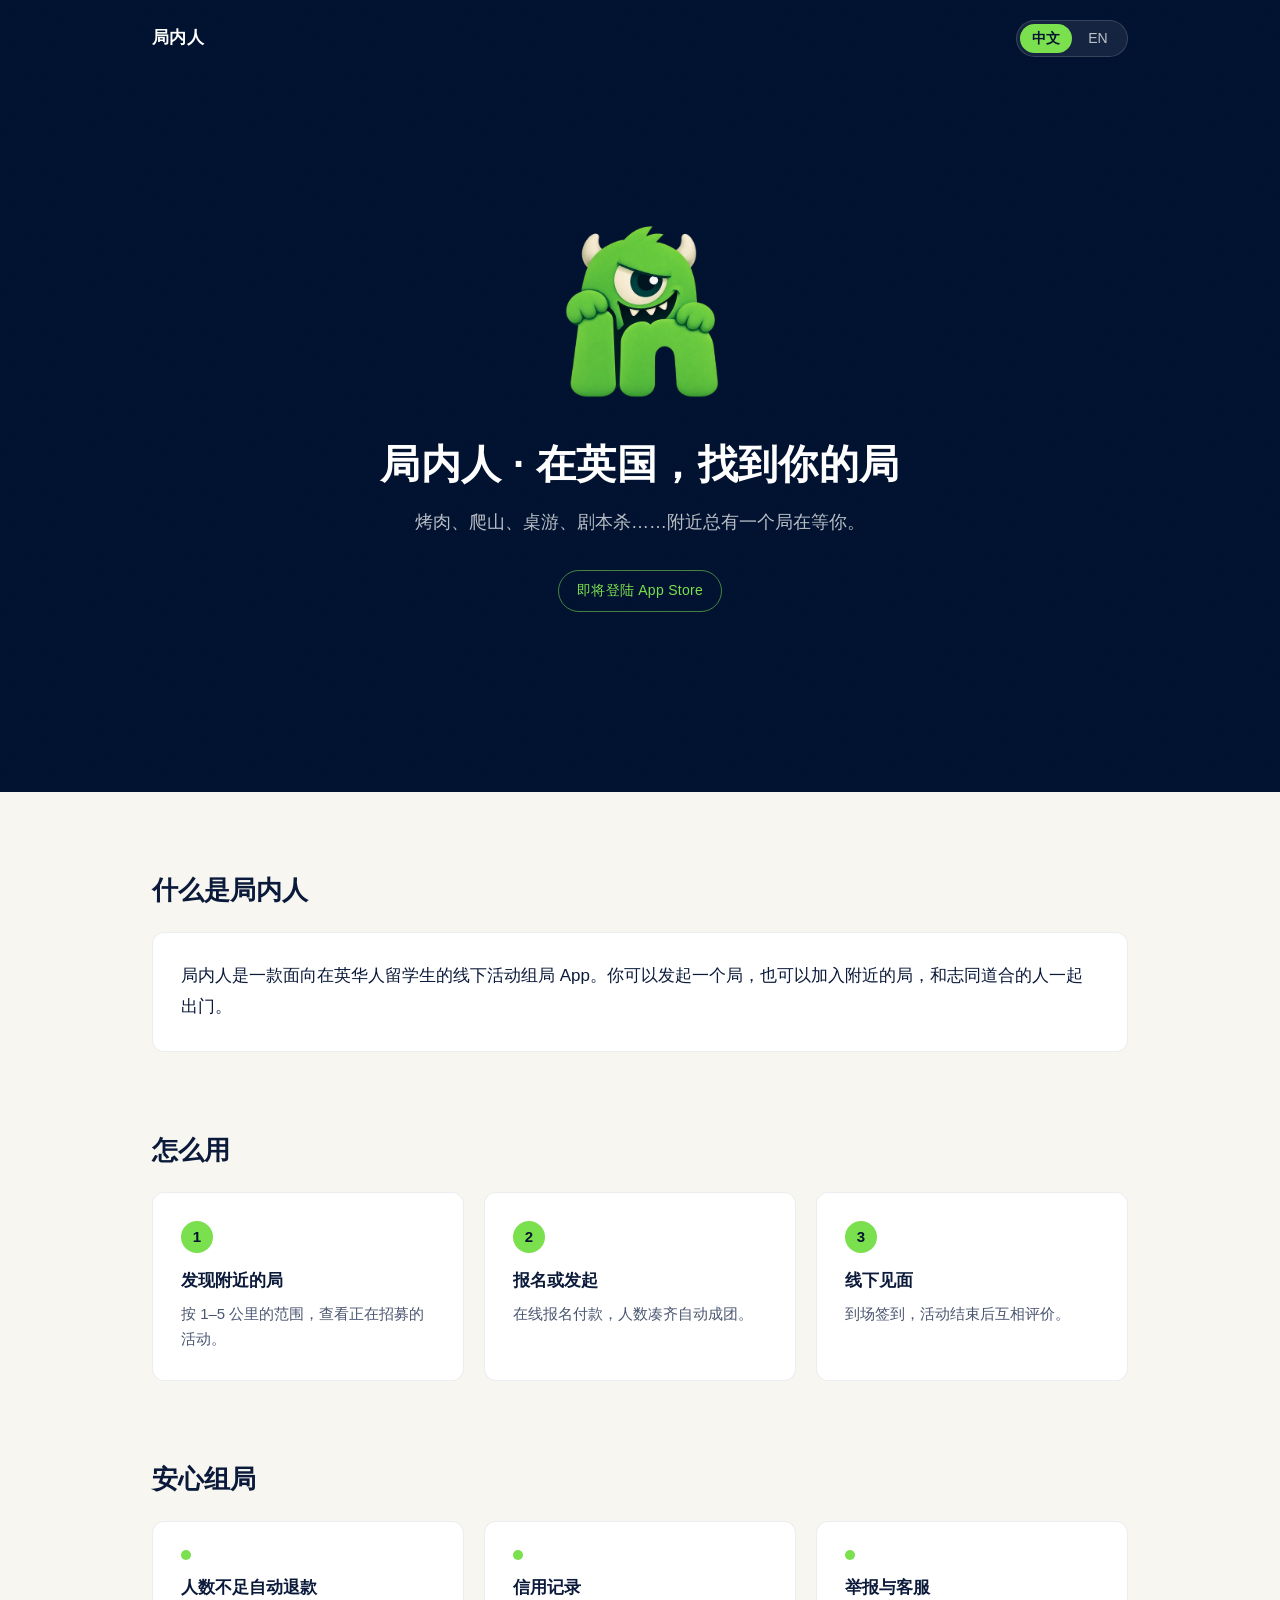
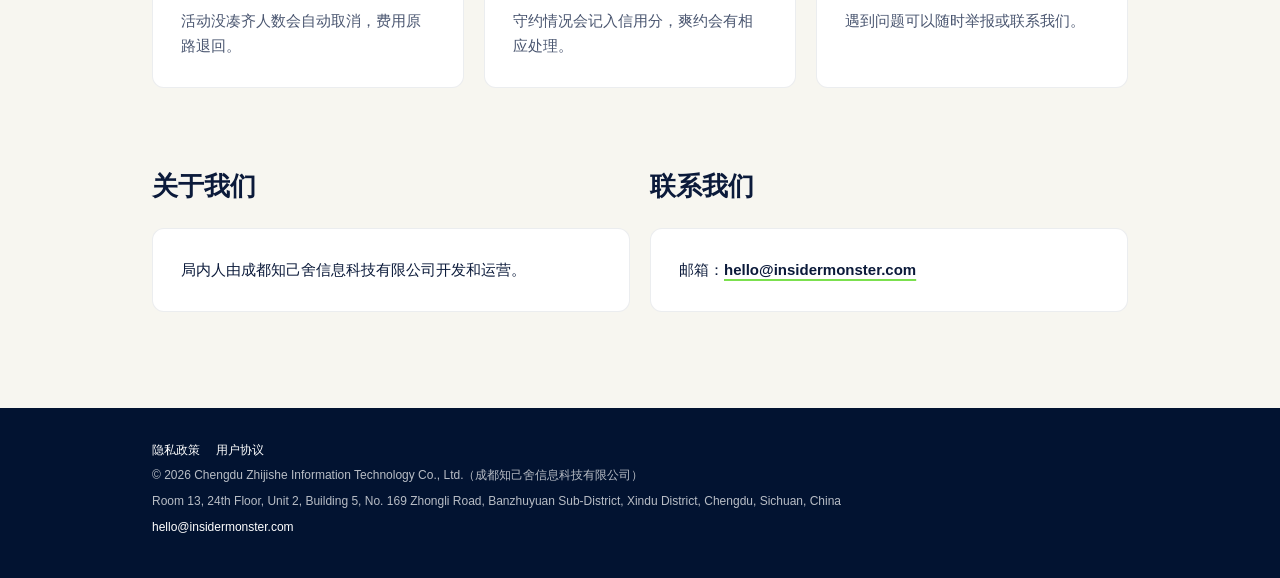
<file: index.html>
<!doctype html>
<html lang="zh-CN" data-lang="zh">
<head>
<meta charset="utf-8">
<meta name="viewport" content="width=device-width, initial-scale=1">
<title>局内人 · 在英国，找到你的局</title>
<meta name="description" content="局内人是一款面向在英华人留学生的线下活动组局 App。你可以发起一个局，也可以加入附近的局，和志同道合的人一起出门。">
<meta name="theme-color" content="#021331">
<meta property="og:title" content="局内人 · 在英国，找到你的局">
<meta property="og:description" content="烤肉、爬山、桌游、剧本杀……附近总有一个局在等你。">
<meta property="og:image" content="https://insidermonster.com/images/logo.png">
<link rel="icon" type="image/png" href="images/logo.png">
<link rel="apple-touch-icon" href="images/logo.png">
<link rel="stylesheet" href="style.css">
<link rel="stylesheet" href="legal.css">
<script>
  (function () {
    var lang = 'zh';
    try {
      var saved = localStorage.getItem('insider-lang');
      if (saved === 'zh' || saved === 'en') lang = saved;
    } catch (e) {}
    document.documentElement.setAttribute('data-lang', lang);
    document.documentElement.lang = lang === 'en' ? 'en' : 'zh-CN';
  })();
</script>
</head>
<body>

<header class="hero">
  <div class="hero-grain" aria-hidden="true"></div>
  <nav class="topbar">
    <span class="brand"><span class="zh">局内人</span><span class="en">Insider</span></span>
    <div class="lang-switch" role="group" aria-label="Language">
      <button type="button" data-set-lang="zh">中文</button>
      <button type="button" data-set-lang="en">EN</button>
    </div>
  </nav>
  <div class="hero-body">
    <img class="hero-logo" src="images/logo.png" width="256" height="256" alt="">
    <h1>
      <span class="zh"><span class="nw">局内人 ·</span> <span class="nw">在英国，找到你的局</span></span>
      <span class="en">Insider · Find your crowd in the UK</span>
    </h1>
    <p class="hero-sub">
      <span class="zh">烤肉、爬山、桌游、剧本杀……附近总有一个局在等你。</span>
      <span class="en">BBQs, hikes, board games, murder mysteries — there's always a group nearby waiting for you.</span>
    </p>
    <span class="tag">
      <span class="zh">即将登陆 App Store</span>
      <span class="en">Coming soon to the App Store</span>
    </span>
  </div>
</header>

<main>
  <section class="section">
    <div class="wrap">
      <h2><span class="zh">什么是局内人</span><span class="en">What is Insider</span></h2>
      <div class="card card-lead">
        <p>
          <span class="zh">局内人是一款面向在英华人留学生的线下活动组局 App。你可以发起一个局，也可以加入附近的局，和志同道合的人一起出门。</span>
          <span class="en">Insider is a group-activity app for Chinese students in the UK. Host a meetup or join one nearby, and get out with people who share your interests.</span>
        </p>
      </div>
    </div>
  </section>

  <section class="section">
    <div class="wrap">
      <h2><span class="zh">怎么用</span><span class="en">How it works</span></h2>
      <ol class="grid">
        <li class="card">
          <span class="step">1</span>
          <h3><span class="zh">发现附近的局</span><span class="en">Discover nearby</span></h3>
          <p><span class="zh">按 1–5 公里的范围，查看正在招募的活动。</span><span class="en">Browse activities that are recruiting within 1–5 km of you.</span></p>
        </li>
        <li class="card">
          <span class="step">2</span>
          <h3><span class="zh">报名或发起</span><span class="en">Join or host</span></h3>
          <p><span class="zh">在线报名付款，人数凑齐自动成团。</span><span class="en">Sign up and pay in the app; the group is confirmed once enough people join.</span></p>
        </li>
        <li class="card">
          <span class="step">3</span>
          <h3><span class="zh">线下见面</span><span class="en">Meet up</span></h3>
          <p><span class="zh">到场签到，活动结束后互相评价。</span><span class="en">Check in on arrival and leave reviews after the activity.</span></p>
        </li>
      </ol>
    </div>
  </section>

  <section class="section">
    <div class="wrap">
      <h2><span class="zh">安心组局</span><span class="en">Peace of mind</span></h2>
      <ul class="grid">
        <li class="card">
          <span class="dot" aria-hidden="true"></span>
          <h3><span class="zh">人数不足自动退款</span><span class="en">Automatic refunds</span></h3>
          <p><span class="zh">活动没凑齐人数会自动取消，费用原路退回。</span><span class="en">If an activity doesn't reach its minimum size, it's cancelled and you're refunded.</span></p>
        </li>
        <li class="card">
          <span class="dot" aria-hidden="true"></span>
          <h3><span class="zh">信用记录</span><span class="en">Reliability score</span></h3>
          <p><span class="zh">守约情况会记入信用分，爽约会有相应处理。</span><span class="en">Attendance is tracked in a reliability score, and no-shows have consequences.</span></p>
        </li>
        <li class="card">
          <span class="dot" aria-hidden="true"></span>
          <h3><span class="zh">举报与客服</span><span class="en">Report and support</span></h3>
          <p><span class="zh">遇到问题可以随时举报或联系我们。</span><span class="en">Report problems or contact us at any time.</span></p>
        </li>
      </ul>
    </div>
  </section>

  <section class="section">
    <div class="wrap two-col">
      <div>
        <h2><span class="zh">关于我们</span><span class="en">About us</span></h2>
        <div class="card">
          <p>
            <span class="zh">局内人由成都知己舍信息科技有限公司开发和运营。</span>
            <span class="en">Insider is developed and operated by Chengdu Zhijishe Information Technology Co., Ltd.</span>
          </p>
        </div>
      </div>
      <div>
        <h2><span class="zh">联系我们</span><span class="en">Contact</span></h2>
        <div class="card">
          <p>
            <span class="zh">邮箱：</span><span class="en">Email: </span><a class="mail" href="mailto:hello@insidermonster.com">hello@insidermonster.com</a>
          </p>
        </div>
      </div>
    </div>
  </section>
</main>

<footer class="footer">
  <div class="wrap">
    <p class="legal-links"><a href="privacy/"><span class="zh">隐私政策</span><span class="en">Privacy Policy</span></a><a href="terms/"><span class="zh">用户协议</span><span class="en">Terms of Service</span></a></p>
    <p>© 2026 Chengdu Zhijishe Information Technology Co., Ltd.（成都知己舍信息科技有限公司）</p>
    <p>Room 13, 24th Floor, Unit 2, Building 5, No. 169 Zhongli Road, Banzhuyuan Sub-District, Xindu District, Chengdu, Sichuan, China</p>
    <p><a href="mailto:hello@insidermonster.com">hello@insidermonster.com</a></p>
  </div>
</footer>

<script>
  (function () {
    var META = {
      zh: {
        title: '局内人 · 在英国，找到你的局',
        desc: '局内人是一款面向在英华人留学生的线下活动组局 App。你可以发起一个局，也可以加入附近的局，和志同道合的人一起出门。'
      },
      en: {
        title: 'Insider · Find your crowd in the UK',
        desc: 'Insider is a group-activity app for Chinese students in the UK. Host a meetup or join one nearby, and get out with people who share your interests.'
      }
    };
    var root = document.documentElement;
    var descTag = document.querySelector('meta[name="description"]');
    var buttons = document.querySelectorAll('[data-set-lang]');

    function apply(lang) {
      root.setAttribute('data-lang', lang);
      root.lang = lang === 'en' ? 'en' : 'zh-CN';
      document.title = META[lang].title;
      descTag.setAttribute('content', META[lang].desc);
      for (var i = 0; i < buttons.length; i++) {
        buttons[i].setAttribute('aria-pressed', buttons[i].getAttribute('data-set-lang') === lang ? 'true' : 'false');
      }
    }

    apply(root.getAttribute('data-lang') === 'en' ? 'en' : 'zh');

    for (var i = 0; i < buttons.length; i++) {
      buttons[i].addEventListener('click', function () {
        var lang = this.getAttribute('data-set-lang');
        apply(lang);
        try { localStorage.setItem('insider-lang', lang); } catch (e) {}
      });
    }
  })();
</script>
</body>
</html>
</file>
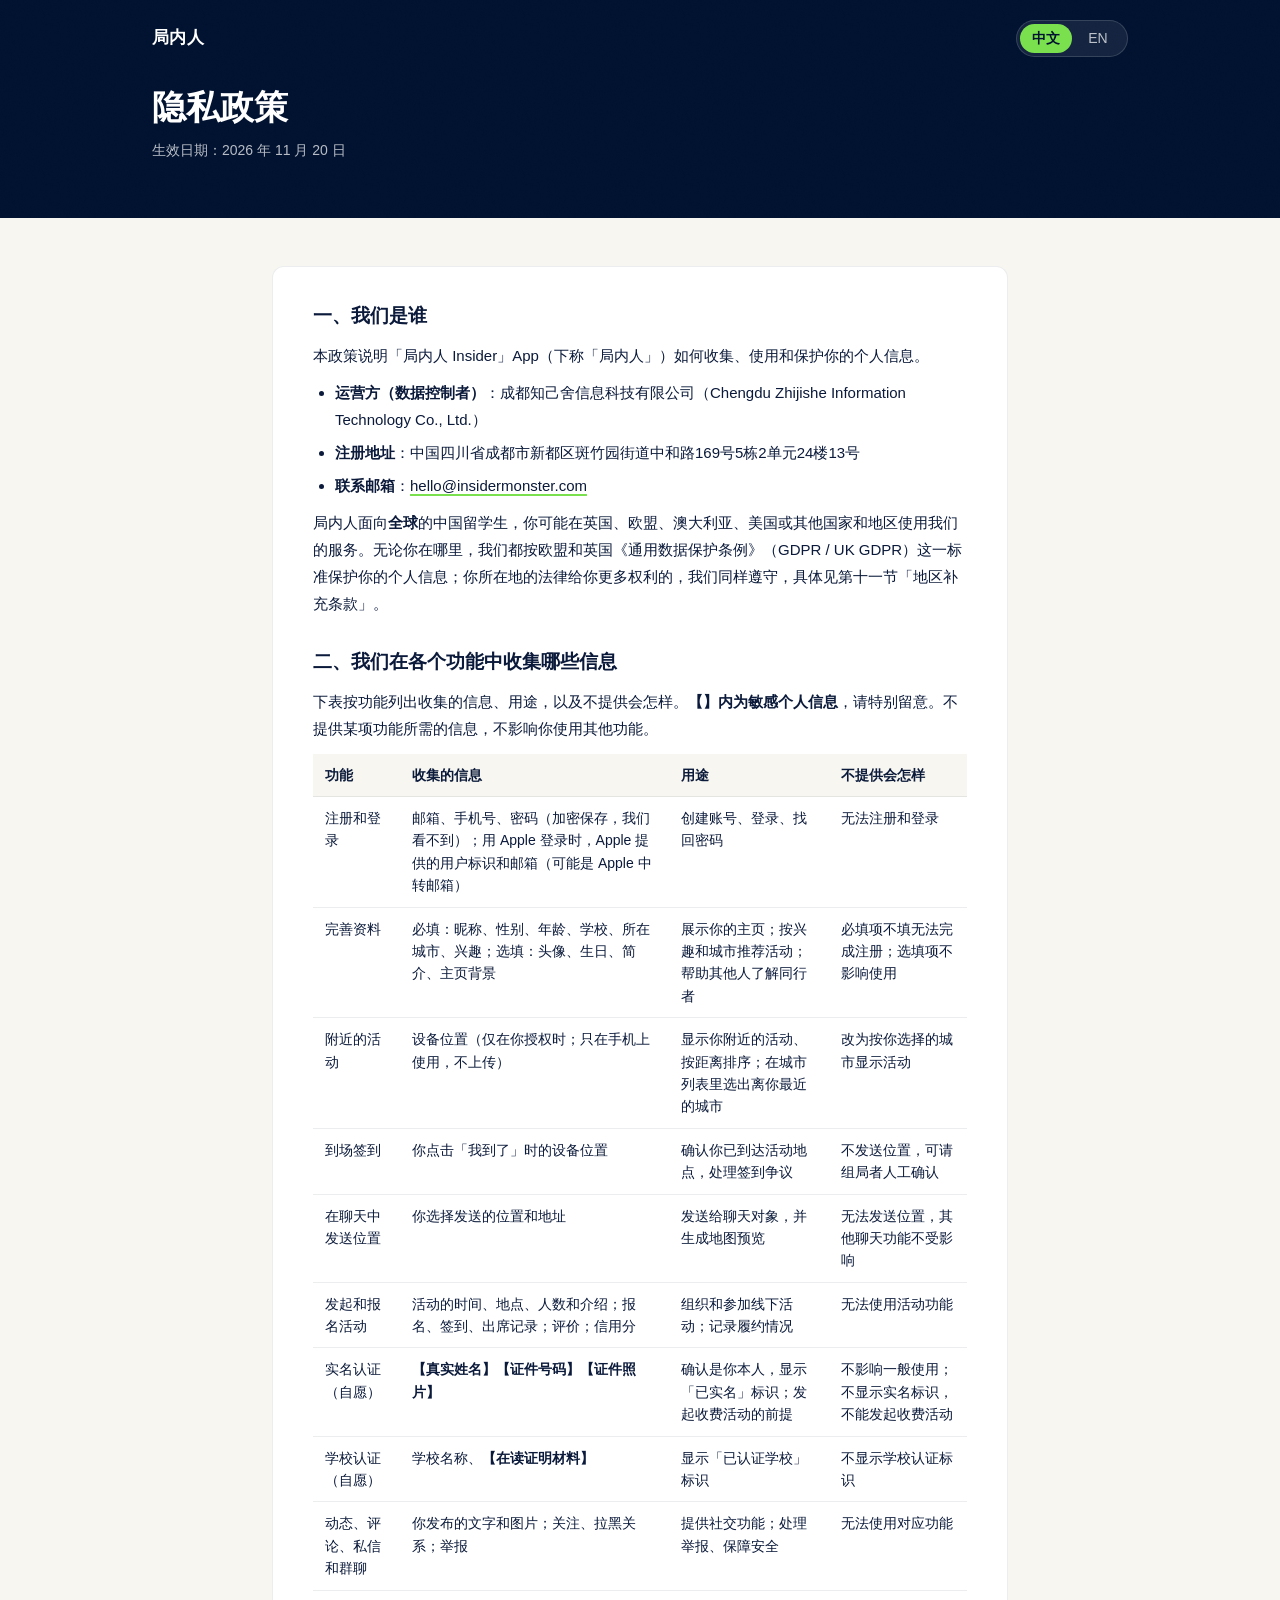
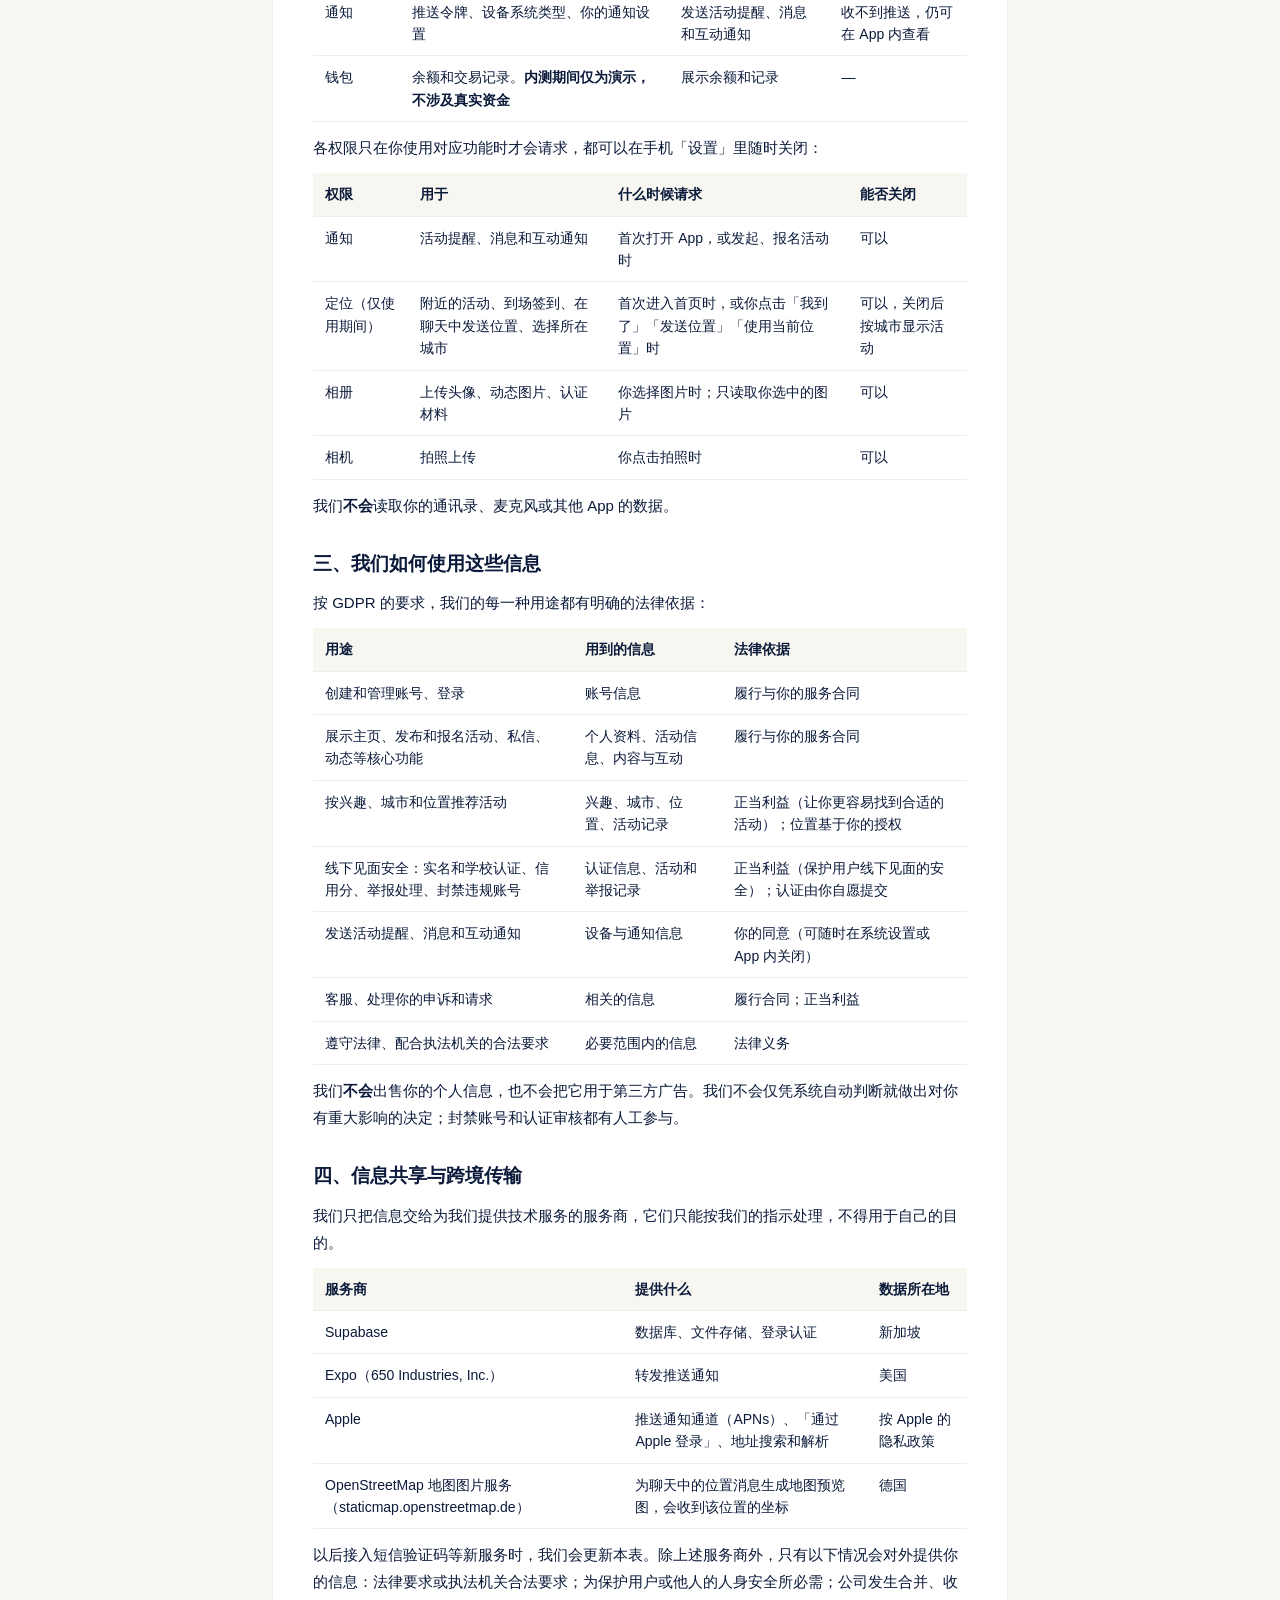
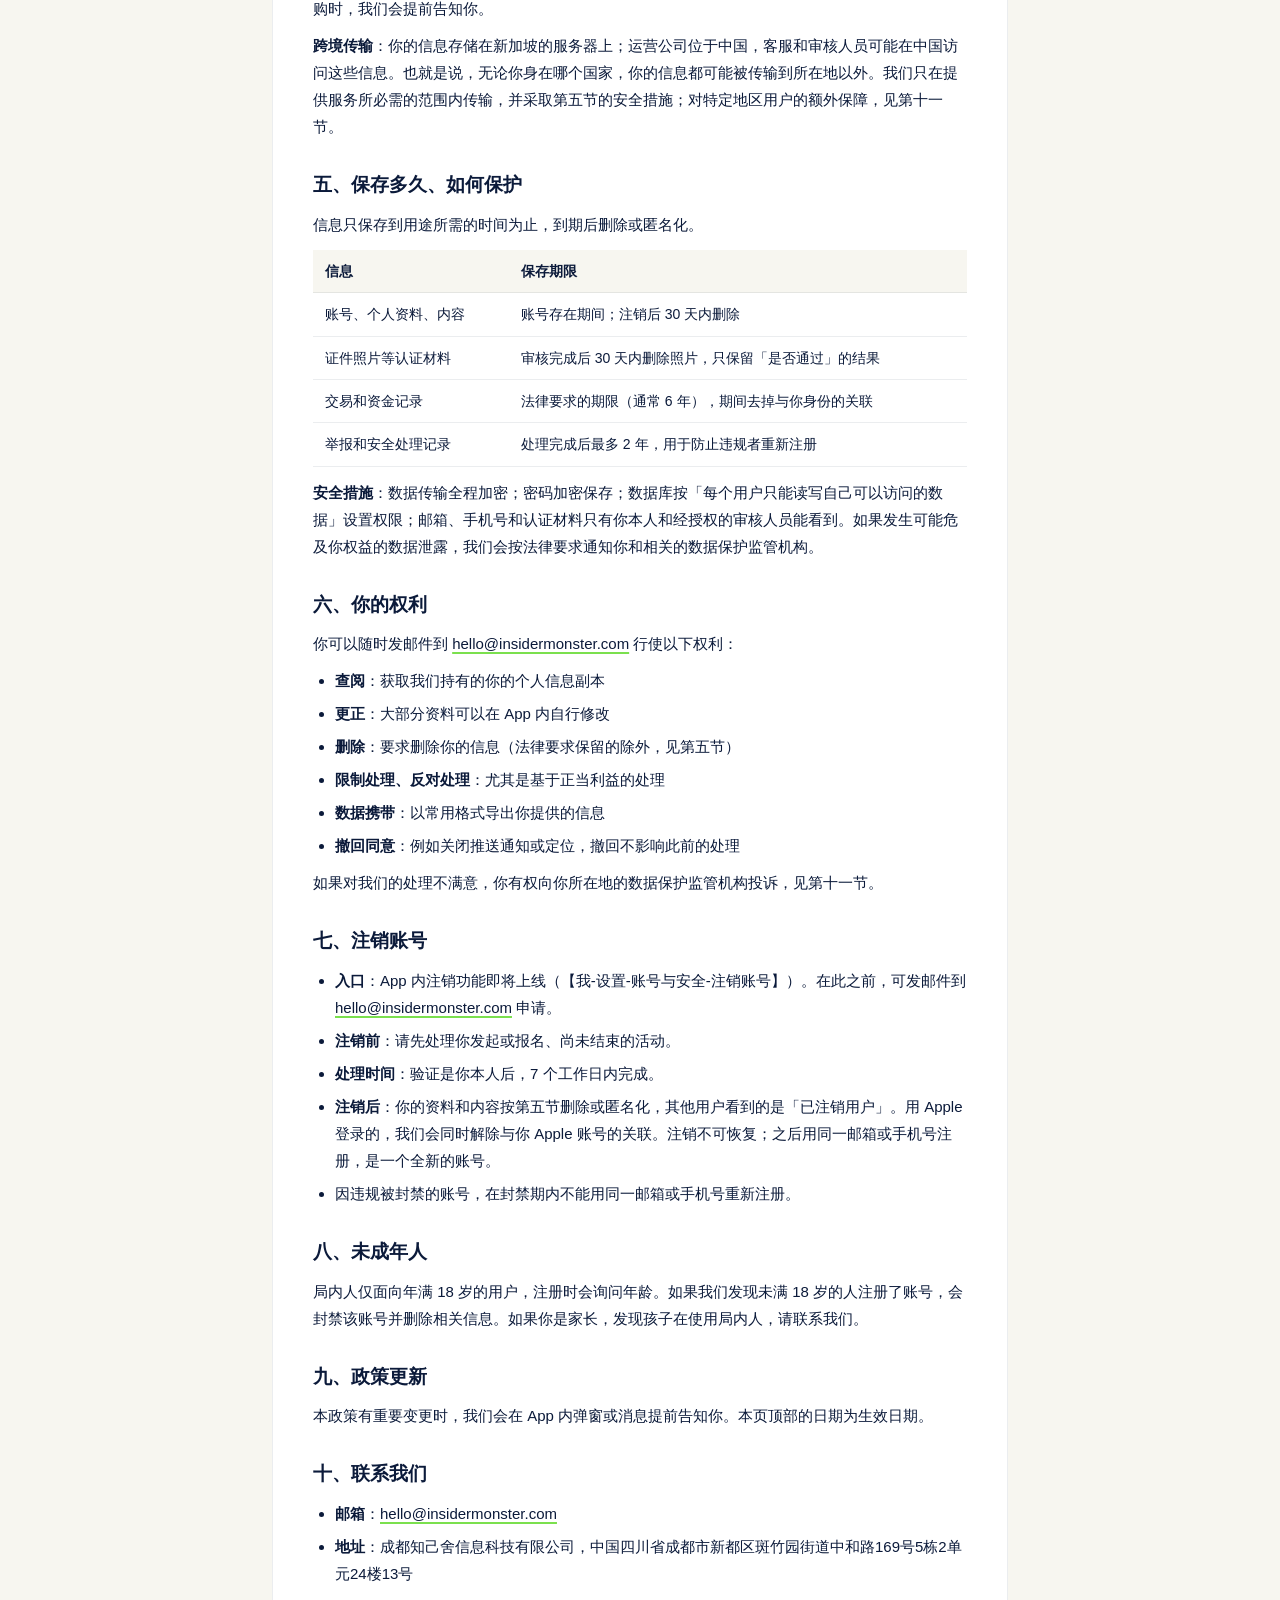
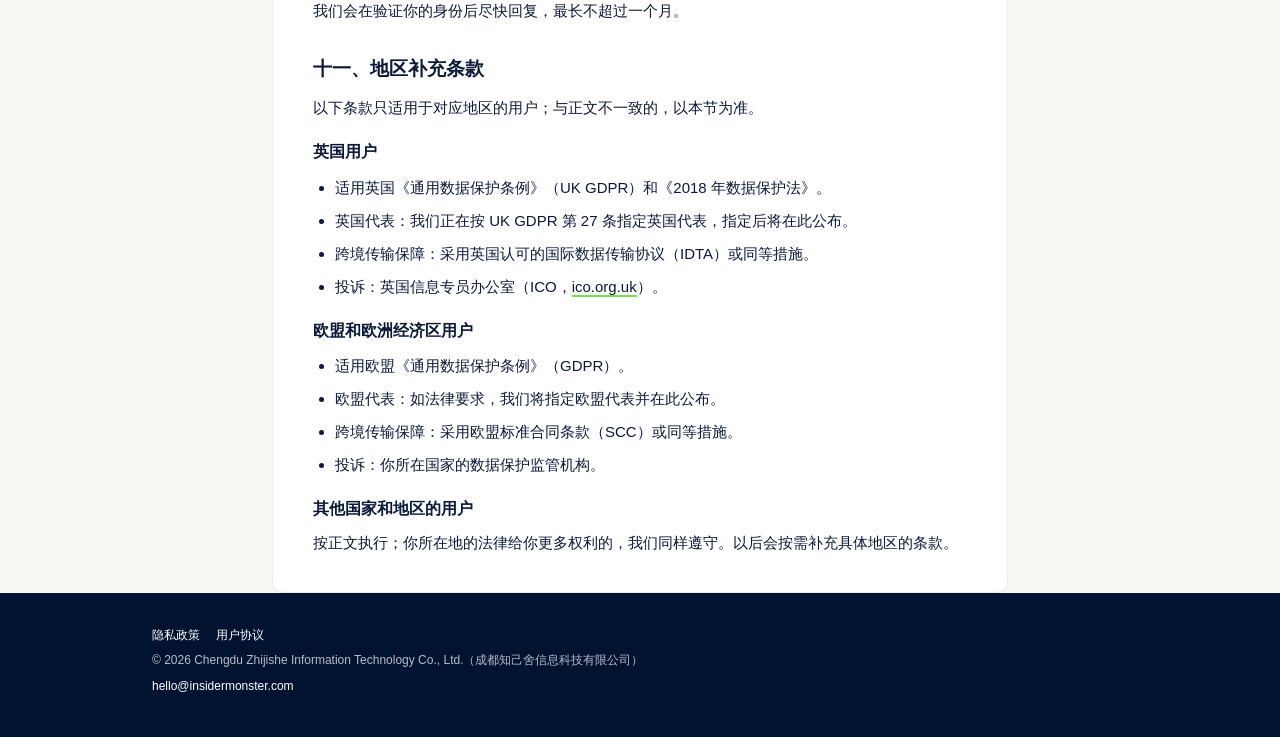
<file: privacy/index.html>
<!doctype html>
<html lang="zh-CN" data-lang="zh">
<head>
<meta charset="utf-8">
<meta name="viewport" content="width=device-width, initial-scale=1">
<title>隐私政策 · 局内人</title>
<meta name="description" content="局内人 Insider 隐私政策 / Privacy Policy">
<meta name="theme-color" content="#021331">
<link rel="icon" type="image/png" href="../images/logo.png">
<link rel="stylesheet" href="../style.css">
<link rel="stylesheet" href="../legal.css">
<script>
  (function () {
    var lang = 'zh';
    try {
      var saved = localStorage.getItem('insider-lang');
      if (saved === 'zh' || saved === 'en') lang = saved;
    } catch (e) {}
    document.documentElement.setAttribute('data-lang', lang);
    document.documentElement.lang = lang === 'en' ? 'en' : 'zh-CN';
  })();
</script>
</head>
<body>

<header class="legal-header">
  <div class="hero-grain" aria-hidden="true"></div>
  <nav class="topbar">
    <span class="brand"><a href="../"><span class="zh">局内人</span><span class="en">Insider</span></a></span>
    <div class="lang-switch" role="group" aria-label="Language">
      <button type="button" data-set-lang="zh">中文</button>
      <button type="button" data-set-lang="en">EN</button>
    </div>
  </nav>
  <div class="legal-title">
    <h1><span class="zh">隐私政策</span><span class="en">Privacy Policy</span></h1>
    <p><span class="zh">生效日期：2026 年 11 月 20 日</span><span class="en">Effective date: 20 November 2026</span></p>
  </div>
</header>

<main class="legal">
<div class="card">

<!-- ===================== 中文 ===================== -->
<div class="zh">

<h2>一、我们是谁</h2>
<p>本政策说明「局内人 Insider」App（下称「局内人」）如何收集、使用和保护你的个人信息。</p>
<ul>
  <li><strong>运营方（数据控制者）</strong>：成都知己舍信息科技有限公司（Chengdu Zhijishe Information Technology Co., Ltd.）</li>
  <li><strong>注册地址</strong>：中国四川省成都市新都区斑竹园街道中和路169号5栋2单元24楼13号</li>
  <li><strong>联系邮箱</strong>：<a href="mailto:hello@insidermonster.com">hello@insidermonster.com</a></li>
</ul>
<p>局内人面向<strong>全球</strong>的中国留学生，你可能在英国、欧盟、澳大利亚、美国或其他国家和地区使用我们的服务。无论你在哪里，我们都按欧盟和英国《通用数据保护条例》（GDPR / UK GDPR）这一标准保护你的个人信息；你所在地的法律给你更多权利的，我们同样遵守，具体见第十一节「地区补充条款」。</p>

<h2>二、我们在各个功能中收集哪些信息</h2>
<p>下表按功能列出收集的信息、用途，以及不提供会怎样。<strong>【】内为敏感个人信息</strong>，请特别留意。不提供某项功能所需的信息，不影响你使用其他功能。</p>
<div class="table-scroll"><table>
  <tr><th>功能</th><th>收集的信息</th><th>用途</th><th>不提供会怎样</th></tr>
  <tr><td>注册和登录</td><td>邮箱、手机号、密码（加密保存，我们看不到）；用 Apple 登录时，Apple 提供的用户标识和邮箱（可能是 Apple 中转邮箱）</td><td>创建账号、登录、找回密码</td><td>无法注册和登录</td></tr>
  <tr><td>完善资料</td><td>必填：昵称、性别、年龄、学校、所在城市、兴趣；选填：头像、生日、简介、主页背景</td><td>展示你的主页；按兴趣和城市推荐活动；帮助其他人了解同行者</td><td>必填项不填无法完成注册；选填项不影响使用</td></tr>
  <tr><td>附近的活动</td><td>设备位置（仅在你授权时；只在手机上使用，不上传）</td><td>显示你附近的活动、按距离排序；在城市列表里选出离你最近的城市</td><td>改为按你选择的城市显示活动</td></tr>
  <tr><td>到场签到</td><td>你点击「我到了」时的设备位置</td><td>确认你已到达活动地点，处理签到争议</td><td>不发送位置，可请组局者人工确认</td></tr>
  <tr><td>在聊天中发送位置</td><td>你选择发送的位置和地址</td><td>发送给聊天对象，并生成地图预览</td><td>无法发送位置，其他聊天功能不受影响</td></tr>
  <tr><td>发起和报名活动</td><td>活动的时间、地点、人数和介绍；报名、签到、出席记录；评价；信用分</td><td>组织和参加线下活动；记录履约情况</td><td>无法使用活动功能</td></tr>
  <tr><td>实名认证（自愿）</td><td><strong>【真实姓名】【证件号码】【证件照片】</strong></td><td>确认是你本人，显示「已实名」标识；发起收费活动的前提</td><td>不影响一般使用；不显示实名标识，不能发起收费活动</td></tr>
  <tr><td>学校认证（自愿）</td><td>学校名称、<strong>【在读证明材料】</strong></td><td>显示「已认证学校」标识</td><td>不显示学校认证标识</td></tr>
  <tr><td>动态、评论、私信和群聊</td><td>你发布的文字和图片；关注、拉黑关系；举报</td><td>提供社交功能；处理举报、保障安全</td><td>无法使用对应功能</td></tr>
  <tr><td>通知</td><td>推送令牌、设备系统类型、你的通知设置</td><td>发送活动提醒、消息和互动通知</td><td>收不到推送，仍可在 App 内查看</td></tr>
  <tr><td>钱包</td><td>余额和交易记录。<strong>内测期间仅为演示，不涉及真实资金</strong></td><td>展示余额和记录</td><td>—</td></tr>
</table></div>
<p>各权限只在你使用对应功能时才会请求，都可以在手机「设置」里随时关闭：</p>
<div class="table-scroll"><table>
  <tr><th>权限</th><th>用于</th><th>什么时候请求</th><th>能否关闭</th></tr>
  <tr><td>通知</td><td>活动提醒、消息和互动通知</td><td>首次打开 App，或发起、报名活动时</td><td>可以</td></tr>
  <tr><td>定位（仅使用期间）</td><td>附近的活动、到场签到、在聊天中发送位置、选择所在城市</td><td>首次进入首页时，或你点击「我到了」「发送位置」「使用当前位置」时</td><td>可以，关闭后按城市显示活动</td></tr>
  <tr><td>相册</td><td>上传头像、动态图片、认证材料</td><td>你选择图片时；只读取你选中的图片</td><td>可以</td></tr>
  <tr><td>相机</td><td>拍照上传</td><td>你点击拍照时</td><td>可以</td></tr>
</table></div>
<p>我们<strong>不会</strong>读取你的通讯录、麦克风或其他 App 的数据。</p>

<h2>三、我们如何使用这些信息</h2>
<p>按 GDPR 的要求，我们的每一种用途都有明确的法律依据：</p>
<div class="table-scroll"><table>
  <tr><th>用途</th><th>用到的信息</th><th>法律依据</th></tr>
  <tr><td>创建和管理账号、登录</td><td>账号信息</td><td>履行与你的服务合同</td></tr>
  <tr><td>展示主页、发布和报名活动、私信、动态等核心功能</td><td>个人资料、活动信息、内容与互动</td><td>履行与你的服务合同</td></tr>
  <tr><td>按兴趣、城市和位置推荐活动</td><td>兴趣、城市、位置、活动记录</td><td>正当利益（让你更容易找到合适的活动）；位置基于你的授权</td></tr>
  <tr><td>线下见面安全：实名和学校认证、信用分、举报处理、封禁违规账号</td><td>认证信息、活动和举报记录</td><td>正当利益（保护用户线下见面的安全）；认证由你自愿提交</td></tr>
  <tr><td>发送活动提醒、消息和互动通知</td><td>设备与通知信息</td><td>你的同意（可随时在系统设置或 App 内关闭）</td></tr>
  <tr><td>客服、处理你的申诉和请求</td><td>相关的信息</td><td>履行合同；正当利益</td></tr>
  <tr><td>遵守法律、配合执法机关的合法要求</td><td>必要范围内的信息</td><td>法律义务</td></tr>
</table></div>
<p>我们<strong>不会</strong>出售你的个人信息，也不会把它用于第三方广告。我们不会仅凭系统自动判断就做出对你有重大影响的决定；封禁账号和认证审核都有人工参与。</p>

<h2>四、信息共享与跨境传输</h2>
<p>我们只把信息交给为我们提供技术服务的服务商，它们只能按我们的指示处理，不得用于自己的目的。</p>
<div class="table-scroll"><table>
  <tr><th>服务商</th><th>提供什么</th><th>数据所在地</th></tr>
  <tr><td>Supabase</td><td>数据库、文件存储、登录认证</td><td>新加坡</td></tr>
  <tr><td>Expo（650 Industries, Inc.）</td><td>转发推送通知</td><td>美国</td></tr>
  <tr><td>Apple</td><td>推送通知通道（APNs）、「通过 Apple 登录」、地址搜索和解析</td><td>按 Apple 的隐私政策</td></tr>
  <tr><td>OpenStreetMap 地图图片服务（staticmap.openstreetmap.de）</td><td>为聊天中的位置消息生成地图预览图，会收到该位置的坐标</td><td>德国</td></tr>
</table></div>
<p>以后接入短信验证码等新服务时，我们会更新本表。除上述服务商外，只有以下情况会对外提供你的信息：法律要求或执法机关合法要求；为保护用户或他人的人身安全所必需；公司发生合并、收购时，我们会提前告知你。</p>
<p><strong>跨境传输</strong>：你的信息存储在新加坡的服务器上；运营公司位于中国，客服和审核人员可能在中国访问这些信息。也就是说，无论你身在哪个国家，你的信息都可能被传输到所在地以外。我们只在提供服务所必需的范围内传输，并采取第五节的安全措施；对特定地区用户的额外保障，见第十一节。</p>

<h2>五、保存多久、如何保护</h2>
<p>信息只保存到用途所需的时间为止，到期后删除或匿名化。</p>
<div class="table-scroll"><table>
  <tr><th>信息</th><th>保存期限</th></tr>
  <tr><td>账号、个人资料、内容</td><td>账号存在期间；注销后 30 天内删除</td></tr>
  <tr><td>证件照片等认证材料</td><td>审核完成后 30 天内删除照片，只保留「是否通过」的结果</td></tr>
  <tr><td>交易和资金记录</td><td>法律要求的期限（通常 6 年），期间去掉与你身份的关联</td></tr>
  <tr><td>举报和安全处理记录</td><td>处理完成后最多 2 年，用于防止违规者重新注册</td></tr>
</table></div>
<p><strong>安全措施</strong>：数据传输全程加密；密码加密保存；数据库按「每个用户只能读写自己可以访问的数据」设置权限；邮箱、手机号和认证材料只有你本人和经授权的审核人员能看到。如果发生可能危及你权益的数据泄露，我们会按法律要求通知你和相关的数据保护监管机构。</p>

<h2>六、你的权利</h2>
<p>你可以随时发邮件到 <a href="mailto:hello@insidermonster.com">hello@insidermonster.com</a> 行使以下权利：</p>
<ul>
  <li><strong>查阅</strong>：获取我们持有的你的个人信息副本</li>
  <li><strong>更正</strong>：大部分资料可以在 App 内自行修改</li>
  <li><strong>删除</strong>：要求删除你的信息（法律要求保留的除外，见第五节）</li>
  <li><strong>限制处理、反对处理</strong>：尤其是基于正当利益的处理</li>
  <li><strong>数据携带</strong>：以常用格式导出你提供的信息</li>
  <li><strong>撤回同意</strong>：例如关闭推送通知或定位，撤回不影响此前的处理</li>
</ul>
<p>如果对我们的处理不满意，你有权向你所在地的数据保护监管机构投诉，见第十一节。</p>

<h2>七、注销账号</h2>
<ul>
  <li><strong>入口</strong>：App 内注销功能即将上线（【我-设置-账号与安全-注销账号】）。在此之前，可发邮件到 <a href="mailto:hello@insidermonster.com">hello@insidermonster.com</a> 申请。</li>
  <li><strong>注销前</strong>：请先处理你发起或报名、尚未结束的活动。</li>
  <li><strong>处理时间</strong>：验证是你本人后，7 个工作日内完成。</li>
  <li><strong>注销后</strong>：你的资料和内容按第五节删除或匿名化，其他用户看到的是「已注销用户」。用 Apple 登录的，我们会同时解除与你 Apple 账号的关联。注销不可恢复；之后用同一邮箱或手机号注册，是一个全新的账号。</li>
  <li>因违规被封禁的账号，在封禁期内不能用同一邮箱或手机号重新注册。</li>
</ul>

<h2>八、未成年人</h2>
<p>局内人仅面向年满 18 岁的用户，注册时会询问年龄。如果我们发现未满 18 岁的人注册了账号，会封禁该账号并删除相关信息。如果你是家长，发现孩子在使用局内人，请联系我们。</p>

<h2>九、政策更新</h2>
<p>本政策有重要变更时，我们会在 App 内弹窗或消息提前告知你。本页顶部的日期为生效日期。</p>

<h2>十、联系我们</h2>
<ul>
  <li><strong>邮箱</strong>：<a href="mailto:hello@insidermonster.com">hello@insidermonster.com</a></li>
  <li><strong>地址</strong>：成都知己舍信息科技有限公司，中国四川省成都市新都区斑竹园街道中和路169号5栋2单元24楼13号</li>
</ul>
<p>我们会在验证你的身份后尽快回复，最长不超过一个月。</p>

<h2>十一、地区补充条款</h2>
<p>以下条款只适用于对应地区的用户；与正文不一致的，以本节为准。</p>
<h3>英国用户</h3>
<ul>
  <li>适用英国《通用数据保护条例》（UK GDPR）和《2018 年数据保护法》。</li>
  <li>英国代表：我们正在按 UK GDPR 第 27 条指定英国代表，指定后将在此公布。</li>
  <li>跨境传输保障：采用英国认可的国际数据传输协议（IDTA）或同等措施。</li>
  <li>投诉：英国信息专员办公室（ICO，<a href="https://ico.org.uk" rel="noopener">ico.org.uk</a>）。</li>
</ul>
<h3>欧盟和欧洲经济区用户</h3>
<ul>
  <li>适用欧盟《通用数据保护条例》（GDPR）。</li>
  <li>欧盟代表：如法律要求，我们将指定欧盟代表并在此公布。</li>
  <li>跨境传输保障：采用欧盟标准合同条款（SCC）或同等措施。</li>
  <li>投诉：你所在国家的数据保护监管机构。</li>
</ul>
<h3>其他国家和地区的用户</h3>
<p>按正文执行；你所在地的法律给你更多权利的，我们同样遵守。以后会按需补充具体地区的条款。</p>

</div>

<!-- ===================== English ===================== -->
<div class="en">

<h2>1. Who we are</h2>
<p>This policy explains how the Insider app ("Insider") collects, uses and protects your personal information.</p>
<ul>
  <li><strong>Operator (data controller)</strong>: Chengdu Zhijishe Information Technology Co., Ltd. (成都知己舍信息科技有限公司)</li>
  <li><strong>Registered address</strong>: Room 13, 24th Floor, Unit 2, Building 5, No. 169 Zhongli Road, Banzhuyuan Sub-District, Xindu District, Chengdu, Sichuan, China</li>
  <li><strong>Email</strong>: <a href="mailto:hello@insidermonster.com">hello@insidermonster.com</a></li>
</ul>
<p>Insider serves Chinese students studying <strong>around the world</strong>; you may use it in the UK, the EU, Australia, the US or elsewhere. Wherever you are, we protect your personal information to the standard of the EU and UK General Data Protection Regulation (GDPR / UK GDPR). Where the law where you live gives you more rights, we follow it too; see section 11, "Regional terms".</p>

<h2>2. What we collect, feature by feature</h2>
<p>The table below lists, for each feature, the information we collect, why, and what happens if you don't provide it. <strong>Items in 【】 are sensitive personal information.</strong> Not providing the information one feature needs does not stop you using the others.</p>
<div class="table-scroll"><table>
  <tr><th>Feature</th><th>Information collected</th><th>Purpose</th><th>If you don't provide it</th></tr>
  <tr><td>Sign-up and log-in</td><td>Email, phone number, password (stored encrypted; we cannot see it). With Sign in with Apple: the user identifier and email Apple provides (possibly an Apple relay address)</td><td>Create your account, log in, reset your password</td><td>You can't sign up or log in</td></tr>
  <tr><td>Profile</td><td>Required: nickname, gender, age, school, city, interests. Optional: avatar, birthday, bio, profile background</td><td>Show your profile; recommend activities by interest and city; help others know who they're meeting</td><td>Without the required items you can't finish signing up; optional items don't affect use</td></tr>
  <tr><td>Nearby activities</td><td>Device location (only with your permission; used on your phone only, not uploaded)</td><td>Show activities near you, sorted by distance; pick the supported city closest to you</td><td>Activities are shown by the city you choose instead</td></tr>
  <tr><td>Check-in</td><td>Your device location when you tap "I've arrived"</td><td>Confirm you reached the venue; resolve check-in disputes</td><td>No location is sent; the host can confirm your arrival instead</td></tr>
  <tr><td>Sharing a location in chat</td><td>The location and address you choose to send</td><td>Send it to the person you're chatting with and show a map preview</td><td>You can't send locations; other chat features still work</td></tr>
  <tr><td>Hosting and joining activities</td><td>Time, place, size and description of activities; sign-ups, check-ins and attendance; reviews; reliability score</td><td>Organise and attend in-person activities; keep a record of reliability</td><td>You can't use activity features</td></tr>
  <tr><td>ID verification (optional)</td><td><strong>【Legal name】【ID number】【ID document photos】</strong></td><td>Confirm you are who you say you are and show a "Verified" badge; required to host paid activities</td><td>No effect on general use; no Verified badge and you can't host paid activities</td></tr>
  <tr><td>School verification (optional)</td><td>School name, <strong>【proof of enrolment】</strong></td><td>Show a "School verified" badge</td><td>No school badge</td></tr>
  <tr><td>Posts, comments, messages and group chats</td><td>Text and images you post; follows and blocks; reports</td><td>Provide social features; handle reports and keep users safe</td><td>You can't use those features</td></tr>
  <tr><td>Notifications</td><td>Push token, device operating system, your notification settings</td><td>Send activity reminders, messages and alerts</td><td>No push notifications; you can still see everything in the app</td></tr>
  <tr><td>Wallet</td><td>Balance and transaction records. <strong>During beta testing this is a demo only and involves no real money</strong></td><td>Show your balance and records</td><td>—</td></tr>
</table></div>
<p>We only ask for each permission when you use the feature that needs it, and you can turn any of them off in your phone's Settings:</p>
<div class="table-scroll"><table>
  <tr><th>Permission</th><th>Used for</th><th>When we ask</th><th>Can you turn it off?</th></tr>
  <tr><td>Notifications</td><td>Activity reminders, messages and alerts</td><td>On first launch, or when you host or join an activity</td><td>Yes</td></tr>
  <tr><td>Location (while using the app)</td><td>Nearby activities, check-in, sharing a location in chat, choosing your city</td><td>When you first open the home page, or when you tap "I've arrived", "Send location" or "Use current location"</td><td>Yes; activities are then shown by city</td></tr>
  <tr><td>Photos</td><td>Uploading your avatar, post images and verification documents</td><td>When you pick an image; we only read the images you select</td><td>Yes</td></tr>
  <tr><td>Camera</td><td>Taking photos to upload</td><td>When you tap to take a photo</td><td>Yes</td></tr>
</table></div>
<p>We do <strong>not</strong> access your contacts, microphone or data from other apps.</p>

<h2>3. How we use your information</h2>
<p>As the GDPR requires, every use has a lawful basis:</p>
<div class="table-scroll"><table>
  <tr><th>Purpose</th><th>Information used</th><th>Lawful basis</th></tr>
  <tr><td>Creating and managing your account; logging in</td><td>Account information</td><td>Performing our contract with you</td></tr>
  <tr><td>Core features: profiles, hosting and joining activities, messages, posts</td><td>Profile, activity information, content and interactions</td><td>Performing our contract with you</td></tr>
  <tr><td>Recommending activities by interest, city and location</td><td>Interests, city, location, activity history</td><td>Legitimate interests (helping you find suitable activities); location only with your permission</td></tr>
  <tr><td>Safety at in-person meetups: ID and school verification, reliability score, handling reports, suspending accounts</td><td>Verification information, activity and report records</td><td>Legitimate interests (keeping users safe when they meet in person); verification is submitted voluntarily</td></tr>
  <tr><td>Sending activity reminders, messages and alerts</td><td>Device and notification information</td><td>Your consent (you can withdraw it at any time in Settings or in the app)</td></tr>
  <tr><td>Customer support; handling your requests and appeals</td><td>Relevant information</td><td>Performing our contract; legitimate interests</td></tr>
  <tr><td>Complying with the law and lawful requests from authorities</td><td>Only what is necessary</td><td>Legal obligation</td></tr>
</table></div>
<p>We do <strong>not</strong> sell your personal information or use it for third-party advertising. We do not make decisions with a significant effect on you by automated means alone; account suspensions and verification reviews always involve a person.</p>

<h2>4. Sharing and international transfers</h2>
<p>We share information only with service providers that run parts of our service for us. They may process it only on our instructions and not for their own purposes.</p>
<div class="table-scroll"><table>
  <tr><th>Provider</th><th>Service</th><th>Data location</th></tr>
  <tr><td>Supabase</td><td>Database, file storage, authentication</td><td>Singapore</td></tr>
  <tr><td>Expo (650 Industries, Inc.)</td><td>Push notification delivery</td><td>United States</td></tr>
  <tr><td>Apple</td><td>Push notification service (APNs); Sign in with Apple; address search and lookup</td><td>Under Apple's privacy policy</td></tr>
  <tr><td>OpenStreetMap static map service (staticmap.openstreetmap.de)</td><td>Generates map previews for locations shared in chat; receives the coordinates of that location</td><td>Germany</td></tr>
</table></div>
<p>We will update this table when we add new services, such as SMS verification. Apart from these providers, we disclose your information only where the law or a lawful request from authorities requires it; where necessary to protect the safety of users or others; or in a merger or acquisition, in which case we will tell you in advance.</p>
<p><strong>International transfers</strong>: your information is stored on servers in Singapore, and our company is based in China, where support and review staff may access it. Wherever you live, your information may therefore be transferred outside your country. We transfer only what is needed to provide the service and protect it with the measures in section 5. Additional safeguards for particular regions are set out in section 11.</p>

<h2>5. How long we keep it and how we protect it</h2>
<p>We keep information only as long as we need it, then delete or anonymise it.</p>
<div class="table-scroll"><table>
  <tr><th>Information</th><th>Retention</th></tr>
  <tr><td>Account, profile, content</td><td>While your account exists; deleted within 30 days of account deletion</td></tr>
  <tr><td>ID photos and other verification documents</td><td>Photos deleted within 30 days of the review; only the result (approved or not) is kept</td></tr>
  <tr><td>Transaction and payment records</td><td>As long as the law requires (usually 6 years), with the link to your identity removed</td></tr>
  <tr><td>Report and safety records</td><td>Up to 2 years after the case is closed, to stop rule-breakers re-registering</td></tr>
</table></div>
<p><strong>Security</strong>: data is encrypted in transit; passwords are stored encrypted; database permissions let each user read and write only the data they are allowed to; your email, phone number and verification documents are visible only to you and authorised reviewers. If a data breach is likely to put your rights at risk, we will notify you and the relevant data protection authority as the law requires.</p>

<h2>6. Your rights</h2>
<p>You can exercise these rights at any time by emailing <a href="mailto:hello@insidermonster.com">hello@insidermonster.com</a>:</p>
<ul>
  <li><strong>Access</strong>: get a copy of the personal information we hold about you</li>
  <li><strong>Rectification</strong>: most details can be edited in the app</li>
  <li><strong>Erasure</strong>: ask us to delete your information (except what the law requires us to keep; see section 5)</li>
  <li><strong>Restriction and objection</strong>: in particular to processing based on legitimate interests</li>
  <li><strong>Portability</strong>: receive the information you gave us in a common format</li>
  <li><strong>Withdrawing consent</strong>: for example by turning off notifications or location; this doesn't affect processing before you withdrew</li>
</ul>
<p>If you are unhappy with how we handle your information, you can complain to the data protection authority where you live; see section 11.</p>

<h2>7. Deleting your account</h2>
<ul>
  <li><strong>How</strong>: in-app account deletion (Me &gt; Settings &gt; Account &amp; Security &gt; Delete account) is coming soon. Until then, email <a href="mailto:hello@insidermonster.com">hello@insidermonster.com</a>.</li>
  <li><strong>Before deleting</strong>: please sort out any activities you are hosting or have joined that haven't finished.</li>
  <li><strong>Timing</strong>: completed within 7 working days after we verify it's you.</li>
  <li><strong>Afterwards</strong>: your profile and content are deleted or anonymised as described in section 5, and other users see "Deleted user". If you used Sign in with Apple, we also revoke the link to your Apple account. Deletion is permanent; signing up again with the same email or phone number creates a new account.</li>
  <li>Accounts suspended for breaking our rules can't re-register with the same email or phone number during the suspension.</li>
</ul>

<h2>8. Under-18s</h2>
<p>Insider is only for people aged 18 or over, and we ask your age when you sign up. If we find that someone under 18 has an account, we will suspend it and delete their information. If you are a parent and your child is using Insider, please contact us.</p>

<h2>9. Changes to this policy</h2>
<p>We will tell you about significant changes in advance through an in-app notice or message. The date at the top of this page is the effective date.</p>

<h2>10. Contact us</h2>
<ul>
  <li><strong>Email</strong>: <a href="mailto:hello@insidermonster.com">hello@insidermonster.com</a></li>
  <li><strong>Address</strong>: Chengdu Zhijishe Information Technology Co., Ltd., Room 13, 24th Floor, Unit 2, Building 5, No. 169 Zhongli Road, Banzhuyuan Sub-District, Xindu District, Chengdu, Sichuan, China</li>
</ul>
<p>We will reply as soon as we can after verifying your identity, and within one month at the latest.</p>

<h2>11. Regional terms</h2>
<p>These terms apply only to users in the regions named. Where they differ from the rest of this policy, they take priority.</p>
<h3>Users in the UK</h3>
<ul>
  <li>The UK GDPR and the Data Protection Act 2018 apply.</li>
  <li>UK representative: we are appointing a UK representative under Article 27 of the UK GDPR and will publish their details here.</li>
  <li>Transfer safeguards: the UK International Data Transfer Agreement (IDTA) or equivalent measures.</li>
  <li>Complaints: the Information Commissioner's Office (ICO, <a href="https://ico.org.uk" rel="noopener">ico.org.uk</a>).</li>
</ul>
<h3>Users in the EU and EEA</h3>
<ul>
  <li>The EU General Data Protection Regulation (GDPR) applies.</li>
  <li>EU representative: where the law requires, we will appoint one and publish their details here.</li>
  <li>Transfer safeguards: EU Standard Contractual Clauses (SCCs) or equivalent measures.</li>
  <li>Complaints: the data protection authority in your country.</li>
</ul>
<h3>Users elsewhere</h3>
<p>The rest of this policy applies. Where the law where you live gives you more rights, we follow it too. We will add terms for specific regions as needed.</p>

</div>

</div>
</main>

<footer class="footer">
  <div class="wrap">
    <p class="legal-links"><a href="../privacy/"><span class="zh">隐私政策</span><span class="en">Privacy Policy</span></a><a href="../terms/"><span class="zh">用户协议</span><span class="en">Terms of Service</span></a></p>
    <p>© 2026 Chengdu Zhijishe Information Technology Co., Ltd.（成都知己舍信息科技有限公司）</p>
    <p><a href="mailto:hello@insidermonster.com">hello@insidermonster.com</a></p>
  </div>
</footer>

<script>
  (function () {
    var TITLES = { zh: '隐私政策 · 局内人', en: 'Privacy Policy · Insider' };
    var root = document.documentElement;
    var buttons = document.querySelectorAll('[data-set-lang]');
    function apply(lang) {
      root.setAttribute('data-lang', lang);
      root.lang = lang === 'en' ? 'en' : 'zh-CN';
      document.title = TITLES[lang];
      for (var i = 0; i < buttons.length; i++) {
        buttons[i].setAttribute('aria-pressed', buttons[i].getAttribute('data-set-lang') === lang ? 'true' : 'false');
      }
    }
    var q = (location.search.match(/[?&]lang=(zh|en)/) || [])[1];
    apply(q || (root.getAttribute('data-lang') === 'en' ? 'en' : 'zh'));
    for (var i = 0; i < buttons.length; i++) {
      buttons[i].addEventListener('click', function () {
        var lang = this.getAttribute('data-set-lang');
        apply(lang);
        try { localStorage.setItem('insider-lang', lang); } catch (e) {}
      });
    }
  })();
</script>
</body>
</html>
</file>
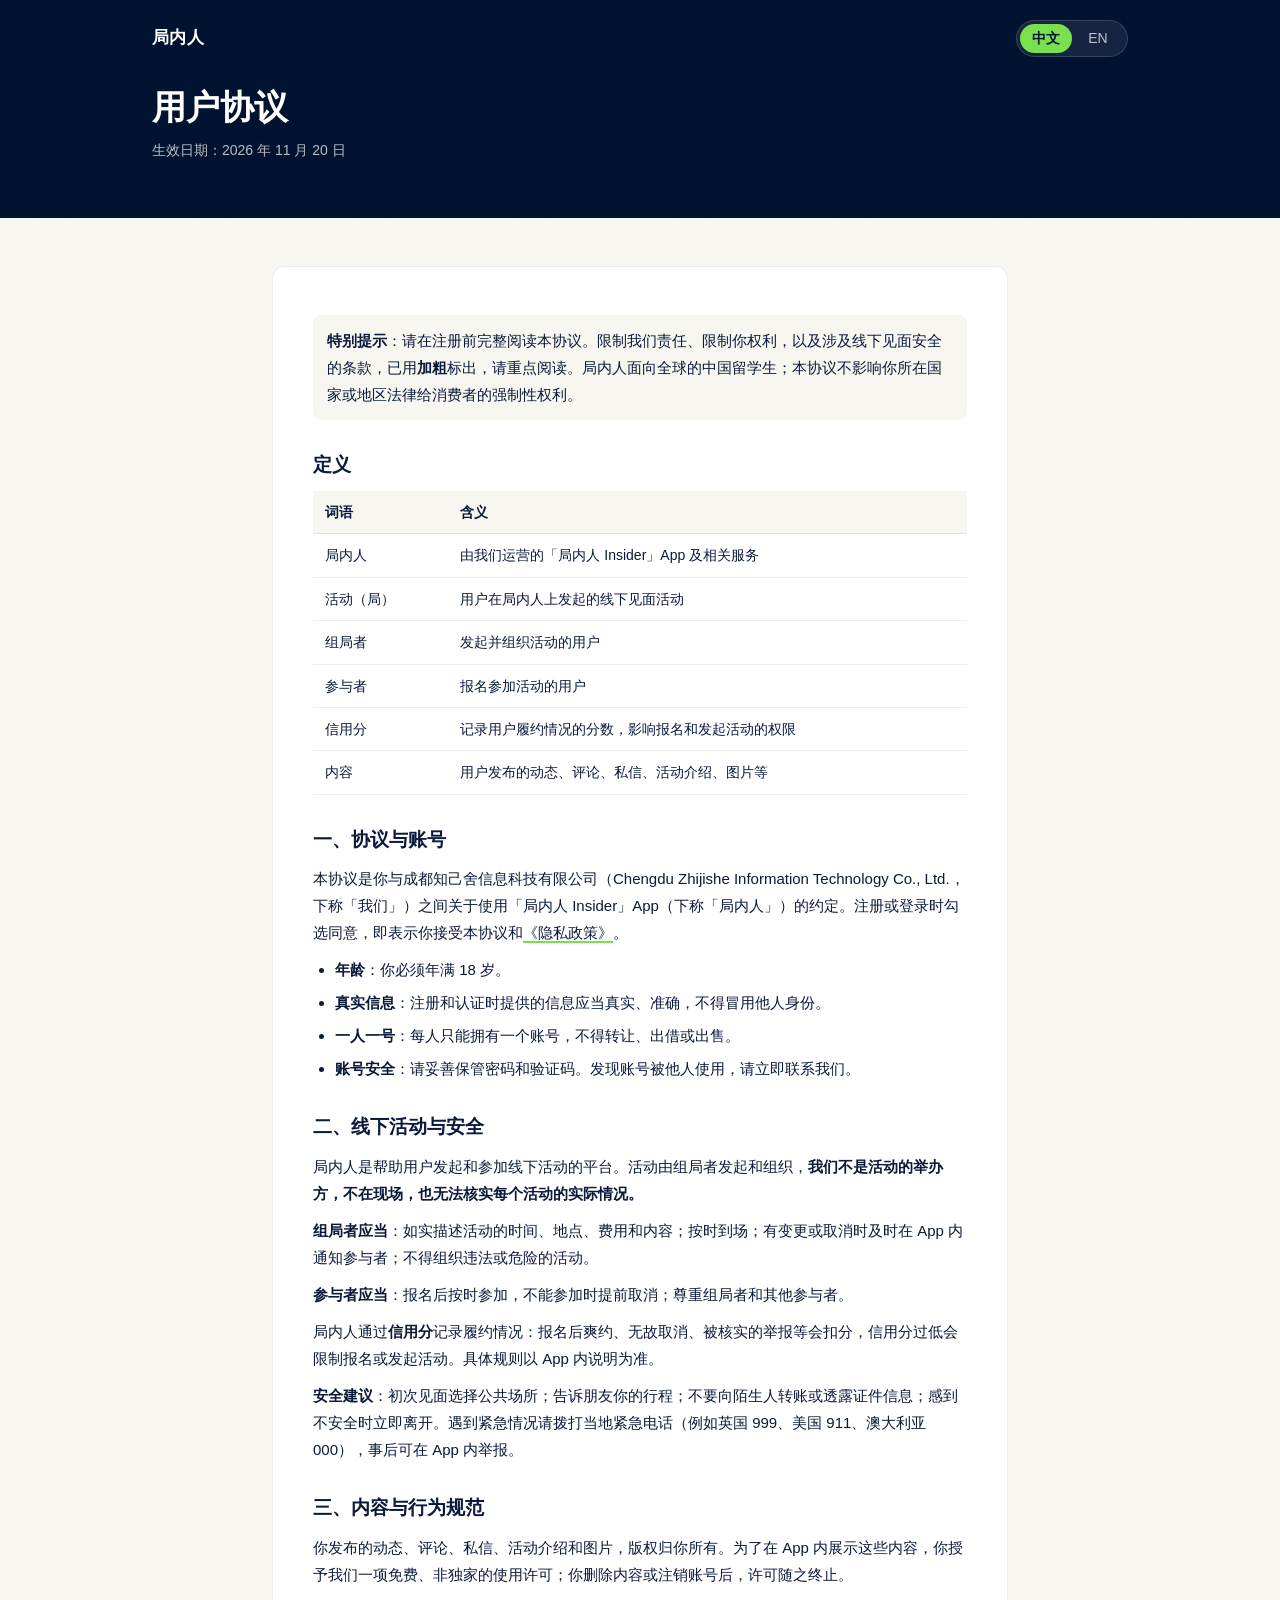
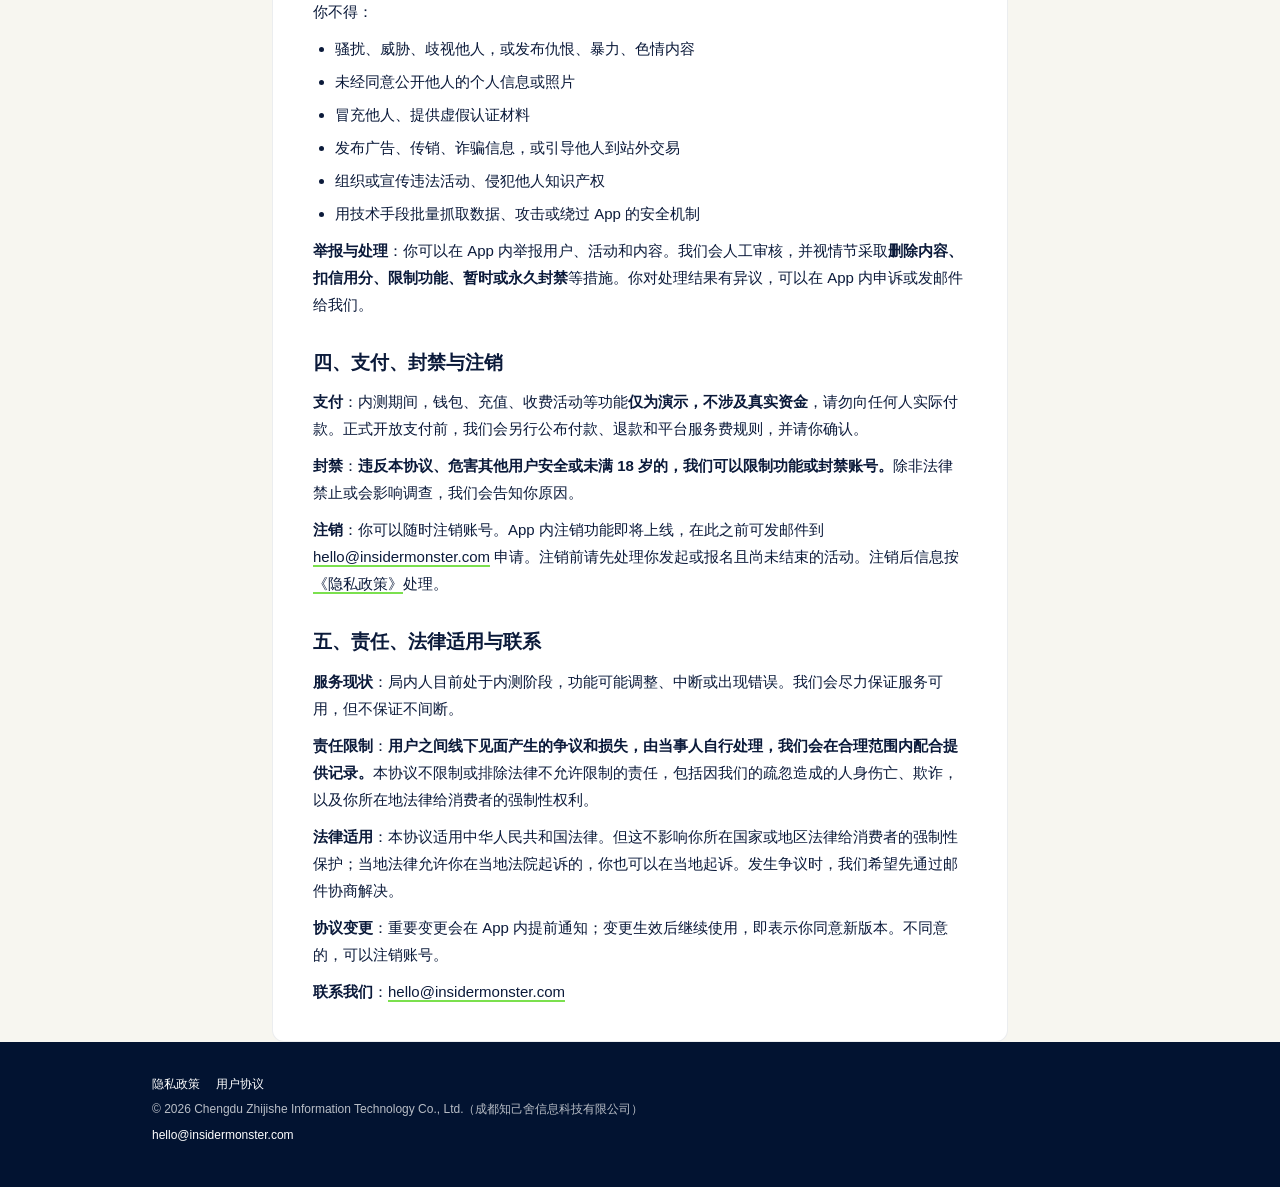
<file: terms/index.html>
<!doctype html>
<html lang="zh-CN" data-lang="zh">
<head>
<meta charset="utf-8">
<meta name="viewport" content="width=device-width, initial-scale=1">
<title>用户协议 · 局内人</title>
<meta name="description" content="局内人 Insider 用户协议 / Terms of Service">
<meta name="theme-color" content="#021331">
<link rel="icon" type="image/png" href="../images/logo.png">
<link rel="stylesheet" href="../style.css">
<link rel="stylesheet" href="../legal.css">
<script>
  (function () {
    var lang = 'zh';
    try {
      var saved = localStorage.getItem('insider-lang');
      if (saved === 'zh' || saved === 'en') lang = saved;
    } catch (e) {}
    document.documentElement.setAttribute('data-lang', lang);
    document.documentElement.lang = lang === 'en' ? 'en' : 'zh-CN';
  })();
</script>
</head>
<body>

<header class="legal-header">
  <div class="hero-grain" aria-hidden="true"></div>
  <nav class="topbar">
    <span class="brand"><a href="../"><span class="zh">局内人</span><span class="en">Insider</span></a></span>
    <div class="lang-switch" role="group" aria-label="Language">
      <button type="button" data-set-lang="zh">中文</button>
      <button type="button" data-set-lang="en">EN</button>
    </div>
  </nav>
  <div class="legal-title">
    <h1><span class="zh">用户协议</span><span class="en">Terms of Service</span></h1>
    <p><span class="zh">生效日期：2026 年 11 月 20 日</span><span class="en">Effective date: 20 November 2026</span></p>
  </div>
</header>

<main class="legal">
<div class="card">

<!-- ===================== 中文 ===================== -->
<div class="zh">

<p class="note"><strong>特别提示</strong>：请在注册前完整阅读本协议。限制我们责任、限制你权利，以及涉及线下见面安全的条款，已用<strong>加粗</strong>标出，请重点阅读。局内人面向全球的中国留学生；本协议不影响你所在国家或地区法律给消费者的强制性权利。</p>

<h2>定义</h2>
<div class="table-scroll"><table>
  <tr><th>词语</th><th>含义</th></tr>
  <tr><td>局内人</td><td>由我们运营的「局内人 Insider」App 及相关服务</td></tr>
  <tr><td>活动（局）</td><td>用户在局内人上发起的线下见面活动</td></tr>
  <tr><td>组局者</td><td>发起并组织活动的用户</td></tr>
  <tr><td>参与者</td><td>报名参加活动的用户</td></tr>
  <tr><td>信用分</td><td>记录用户履约情况的分数，影响报名和发起活动的权限</td></tr>
  <tr><td>内容</td><td>用户发布的动态、评论、私信、活动介绍、图片等</td></tr>
</table></div>

<h2>一、协议与账号</h2>
<p>本协议是你与成都知己舍信息科技有限公司（Chengdu Zhijishe Information Technology Co., Ltd.，下称「我们」）之间关于使用「局内人 Insider」App（下称「局内人」）的约定。注册或登录时勾选同意，即表示你接受本协议和<a href="../privacy/">《隐私政策》</a>。</p>
<ul>
  <li><strong>年龄</strong>：你必须年满 18 岁。</li>
  <li><strong>真实信息</strong>：注册和认证时提供的信息应当真实、准确，不得冒用他人身份。</li>
  <li><strong>一人一号</strong>：每人只能拥有一个账号，不得转让、出借或出售。</li>
  <li><strong>账号安全</strong>：请妥善保管密码和验证码。发现账号被他人使用，请立即联系我们。</li>
</ul>

<h2>二、线下活动与安全</h2>
<p>局内人是帮助用户发起和参加线下活动的平台。活动由组局者发起和组织，<strong>我们不是活动的举办方，不在现场，也无法核实每个活动的实际情况。</strong></p>
<p><strong>组局者应当</strong>：如实描述活动的时间、地点、费用和内容；按时到场；有变更或取消时及时在 App 内通知参与者；不得组织违法或危险的活动。</p>
<p><strong>参与者应当</strong>：报名后按时参加，不能参加时提前取消；尊重组局者和其他参与者。</p>
<p>局内人通过<strong>信用分</strong>记录履约情况：报名后爽约、无故取消、被核实的举报等会扣分，信用分过低会限制报名或发起活动。具体规则以 App 内说明为准。</p>
<p><strong>安全建议</strong>：初次见面选择公共场所；告诉朋友你的行程；不要向陌生人转账或透露证件信息；感到不安全时立即离开。遇到紧急情况请拨打当地紧急电话（例如英国 999、美国 911、澳大利亚 000），事后可在 App 内举报。</p>

<h2>三、内容与行为规范</h2>
<p>你发布的动态、评论、私信、活动介绍和图片，版权归你所有。为了在 App 内展示这些内容，你授予我们一项免费、非独家的使用许可；你删除内容或注销账号后，许可随之终止。</p>
<p>你不得：</p>
<ul>
  <li>骚扰、威胁、歧视他人，或发布仇恨、暴力、色情内容</li>
  <li>未经同意公开他人的个人信息或照片</li>
  <li>冒充他人、提供虚假认证材料</li>
  <li>发布广告、传销、诈骗信息，或引导他人到站外交易</li>
  <li>组织或宣传违法活动、侵犯他人知识产权</li>
  <li>用技术手段批量抓取数据、攻击或绕过 App 的安全机制</li>
</ul>
<p><strong>举报与处理</strong>：你可以在 App 内举报用户、活动和内容。我们会人工审核，并视情节采取<strong>删除内容、扣信用分、限制功能、暂时或永久封禁</strong>等措施。你对处理结果有异议，可以在 App 内申诉或发邮件给我们。</p>

<h2>四、支付、封禁与注销</h2>
<p><strong>支付</strong>：内测期间，钱包、充值、收费活动等功能<strong>仅为演示，不涉及真实资金</strong>，请勿向任何人实际付款。正式开放支付前，我们会另行公布付款、退款和平台服务费规则，并请你确认。</p>
<p><strong>封禁</strong>：<strong>违反本协议、危害其他用户安全或未满 18 岁的，我们可以限制功能或封禁账号。</strong>除非法律禁止或会影响调查，我们会告知你原因。</p>
<p><strong>注销</strong>：你可以随时注销账号。App 内注销功能即将上线，在此之前可发邮件到 <a href="mailto:hello@insidermonster.com">hello@insidermonster.com</a> 申请。注销前请先处理你发起或报名且尚未结束的活动。注销后信息按<a href="../privacy/">《隐私政策》</a>处理。</p>

<h2>五、责任、法律适用与联系</h2>
<p><strong>服务现状</strong>：局内人目前处于内测阶段，功能可能调整、中断或出现错误。我们会尽力保证服务可用，但不保证不间断。</p>
<p><strong>责任限制</strong>：<strong>用户之间线下见面产生的争议和损失，由当事人自行处理，我们会在合理范围内配合提供记录。</strong>本协议不限制或排除法律不允许限制的责任，包括因我们的疏忽造成的人身伤亡、欺诈，以及你所在地法律给消费者的强制性权利。</p>
<p><strong>法律适用</strong>：本协议适用中华人民共和国法律。但这不影响你所在国家或地区法律给消费者的强制性保护；当地法律允许你在当地法院起诉的，你也可以在当地起诉。发生争议时，我们希望先通过邮件协商解决。</p>
<p><strong>协议变更</strong>：重要变更会在 App 内提前通知；变更生效后继续使用，即表示你同意新版本。不同意的，可以注销账号。</p>
<p><strong>联系我们</strong>：<a href="mailto:hello@insidermonster.com">hello@insidermonster.com</a></p>

</div>

<!-- ===================== English ===================== -->
<div class="en">

<p class="note"><strong>Please read carefully</strong>: please read these terms in full before signing up. Terms that limit our liability, limit your rights, or concern safety at in-person meetups are in <strong>bold</strong>. Insider serves Chinese students around the world; nothing in these terms affects the mandatory consumer rights you have under the law of the country or region where you live.</p>

<h2>Definitions</h2>
<div class="table-scroll"><table>
  <tr><th>Term</th><th>Meaning</th></tr>
  <tr><td>Insider</td><td>The Insider app and related services that we operate</td></tr>
  <tr><td>Activity</td><td>An in-person meetup created by a user on Insider</td></tr>
  <tr><td>Host</td><td>A user who creates and organises an activity</td></tr>
  <tr><td>Participant</td><td>A user who signs up for an activity</td></tr>
  <tr><td>Reliability score</td><td>A score recording how reliably a user turns up, which affects whether they can join or host activities</td></tr>
  <tr><td>Content</td><td>Posts, comments, messages, activity descriptions, images and other material users publish</td></tr>
</table></div>

<h2>1. These terms and your account</h2>
<p>These terms are an agreement between you and Chengdu Zhijishe Information Technology Co., Ltd. ("we", "us") about your use of the Insider app ("Insider"). By ticking to agree when you sign up or log in, you accept these terms and our <a href="../privacy/">Privacy Policy</a>.</p>
<ul>
  <li><strong>Age</strong>: you must be 18 or over.</li>
  <li><strong>Accurate information</strong>: the information you give when signing up and verifying must be true and accurate, and you must not pretend to be someone else.</li>
  <li><strong>One account per person</strong>: you may have only one account, and you may not transfer, lend or sell it.</li>
  <li><strong>Account security</strong>: keep your password and verification codes safe. If someone else is using your account, contact us immediately.</li>
</ul>

<h2>2. In-person activities and safety</h2>
<p>Insider is a platform that helps users create and join in-person activities. Activities are created and run by their hosts. <strong>We do not organise activities, we are not present at them, and we cannot verify what actually happens at each one.</strong></p>
<p><strong>Hosts must</strong>: describe the time, place, cost and content of the activity accurately; turn up on time; tell participants promptly in the app about any change or cancellation; and not organise anything illegal or dangerous.</p>
<p><strong>Participants must</strong>: turn up on time after signing up, cancel in advance if they can't make it, and treat hosts and other participants with respect.</p>
<p>Insider records reliability in a <strong>reliability score</strong>. No-shows, cancellations without good reason and upheld reports lower the score, and a low score limits joining or hosting activities. The detailed rules are explained in the app.</p>
<p><strong>Safety tips</strong>: meet in a public place the first time; tell a friend where you're going; never send money to or share ID details with people you don't know; leave straight away if you feel unsafe. In an emergency, call the local emergency number (for example 999 in the UK, 911 in the US, 000 in Australia), and report it in the app afterwards.</p>

<h2>3. Content and conduct</h2>
<p>You own the copyright in the posts, comments, messages, activity descriptions and images you publish. To display them in the app, you give us a free, non-exclusive licence to use them; the licence ends when you delete the content or your account.</p>
<p>You must not:</p>
<ul>
  <li>harass, threaten or discriminate against others, or post hateful, violent or sexual content</li>
  <li>share other people's personal information or photos without their consent</li>
  <li>impersonate anyone or submit false verification documents</li>
  <li>post advertising, pyramid schemes or scams, or move transactions off the platform</li>
  <li>organise or promote illegal activities, or infringe others' intellectual property</li>
  <li>scrape data in bulk, attack the app or get around its security</li>
</ul>
<p><strong>Reports and enforcement</strong>: you can report users, activities and content in the app. A person reviews every report and, depending on how serious it is, we may <strong>remove content, lower reliability scores, restrict features, or suspend accounts temporarily or permanently</strong>. If you disagree with a decision, you can appeal in the app or by email.</p>

<h2>4. Payments, suspension and account deletion</h2>
<p><strong>Payments</strong>: during beta testing, the wallet, top-ups and paid activities are <strong>a demo only and involve no real money</strong>. Do not pay anyone. Before real payments go live, we will publish the rules on payment, refunds and platform fees and ask you to accept them.</p>
<p><strong>Suspension</strong>: <strong>if you break these terms, endanger other users or are under 18, we may restrict features or suspend your account.</strong> We will tell you why, unless the law prevents us or it would affect an investigation.</p>
<p><strong>Deleting your account</strong>: you can delete your account at any time. In-app deletion is coming soon; until then, email <a href="mailto:hello@insidermonster.com">hello@insidermonster.com</a>. Please sort out any unfinished activities you are hosting or have joined first. After deletion, your information is handled as set out in the <a href="../privacy/">Privacy Policy</a>.</p>

<h2>5. Liability, governing law and contact</h2>
<p><strong>Beta service</strong>: Insider is in beta, so features may change, stop working or contain errors. We will do our best to keep it available but cannot guarantee it will be uninterrupted.</p>
<p><strong>Limitation of liability</strong>: <strong>disputes and losses between users arising from in-person meetups are for the users involved to resolve; we will help by providing records where reasonable.</strong> Nothing in these terms limits or excludes liability that cannot be limited by law, including for death or personal injury caused by our negligence, for fraud, or the mandatory consumer rights you have under the law where you live.</p>
<p><strong>Governing law</strong>: these terms are governed by the laws of the People's Republic of China. This does not take away the mandatory consumer protections of the country or region where you live, and where local law allows you to bring a claim in your local courts, you may do so. If a dispute arises, we hope to resolve it with you by email first.</p>
<p><strong>Changes</strong>: we will tell you about significant changes in the app in advance. If you keep using Insider after a change takes effect, you accept the new version; if you don't agree, you can delete your account.</p>
<p><strong>Contact</strong>: <a href="mailto:hello@insidermonster.com">hello@insidermonster.com</a></p>

</div>

</div>
</main>

<footer class="footer">
  <div class="wrap">
    <p class="legal-links"><a href="../privacy/"><span class="zh">隐私政策</span><span class="en">Privacy Policy</span></a><a href="../terms/"><span class="zh">用户协议</span><span class="en">Terms of Service</span></a></p>
    <p>© 2026 Chengdu Zhijishe Information Technology Co., Ltd.（成都知己舍信息科技有限公司）</p>
    <p><a href="mailto:hello@insidermonster.com">hello@insidermonster.com</a></p>
  </div>
</footer>

<script>
  (function () {
    var TITLES = { zh: '用户协议 · 局内人', en: 'Terms of Service · Insider' };
    var root = document.documentElement;
    var buttons = document.querySelectorAll('[data-set-lang]');
    function apply(lang) {
      root.setAttribute('data-lang', lang);
      root.lang = lang === 'en' ? 'en' : 'zh-CN';
      document.title = TITLES[lang];
      for (var i = 0; i < buttons.length; i++) {
        buttons[i].setAttribute('aria-pressed', buttons[i].getAttribute('data-set-lang') === lang ? 'true' : 'false');
      }
    }
    var q = (location.search.match(/[?&]lang=(zh|en)/) || [])[1];
    apply(q || (root.getAttribute('data-lang') === 'en' ? 'en' : 'zh'));
    for (var i = 0; i < buttons.length; i++) {
      buttons[i].addEventListener('click', function () {
        var lang = this.getAttribute('data-set-lang');
        apply(lang);
        try { localStorage.setItem('insider-lang', lang); } catch (e) {}
      });
    }
  })();
</script>
</body>
</html>
</file>
<file: style.css>
:root {
  --navy-deep: #021331;
  --navy: #0B1A3A;
  --cream: #F7F6F0;
  --card: #FFFFFF;
  --green: #7BE04E;
  --muted: #4A5670;
  --line: rgba(11, 26, 58, 0.08);
  --on-dark: #FFFFFF;
  --on-dark-muted: rgba(255, 255, 255, 0.72);
  --radius: 12px;
  --font-zh: -apple-system, BlinkMacSystemFont, "PingFang SC", "Microsoft YaHei", "Hiragino Sans GB", "Noto Sans CJK SC", "Segoe UI", Roboto, "Helvetica Neue", Arial, sans-serif;
  --font-en: -apple-system, BlinkMacSystemFont, "Segoe UI", Roboto, "Helvetica Neue", Arial, "PingFang SC", "Microsoft YaHei", sans-serif;
}

*, *::before, *::after { box-sizing: border-box; }

html { -webkit-text-size-adjust: 100%; }

body {
  margin: 0;
  background: var(--cream);
  color: var(--navy);
  font-family: var(--font-zh);
  font-size: 16px;
  line-height: 1.7;
  -webkit-font-smoothing: antialiased;
}

html[data-lang="en"] body { font-family: var(--font-en); }

/* language visibility */
html[data-lang="zh"] .en,
html[data-lang="en"] .zh { display: none; }

h1, h2, h3, p { margin: 0; }
ul, ol { list-style: none; margin: 0; padding: 0; }
a { color: inherit; }

.wrap {
  max-width: 1040px;
  margin: 0 auto;
  padding: 0 16px;
}

/* ---------- hero ---------- */
.hero {
  position: relative;
  overflow: hidden;
  background: var(--navy-deep);
  color: var(--on-dark);
  min-height: 88vh;
  min-height: 88svh;
  display: flex;
  flex-direction: column;
}

.hero-grain {
  position: absolute;
  inset: 0;
  background: url("images/grain.png") repeat;
  background-size: 160px 160px;
  opacity: 0.08;
  pointer-events: none;
}

.topbar {
  position: relative;
  z-index: 1;
  width: 100%;
  max-width: 1040px;
  margin: 0 auto;
  padding: 16px;
  display: flex;
  align-items: center;
  justify-content: space-between;
}

.brand {
  font-size: 17px;
  font-weight: 600;
  letter-spacing: 0.02em;
}

.lang-switch {
  display: inline-flex;
  padding: 3px;
  border-radius: 999px;
  background: rgba(255, 255, 255, 0.08);
  border: 1px solid rgba(255, 255, 255, 0.14);
}

.lang-switch button {
  appearance: none;
  border: 0;
  margin: 0;
  min-width: 52px;
  padding: 6px 12px;
  border-radius: 999px;
  background: transparent;
  color: var(--on-dark-muted);
  font: inherit;
  font-size: 14px;
  font-weight: 500;
  line-height: 1.2;
  cursor: pointer;
}

.lang-switch button[aria-pressed="true"] {
  background: var(--green);
  color: var(--navy-deep);
  font-weight: 600;
}

.lang-switch button:focus-visible {
  outline: 2px solid var(--green);
  outline-offset: 2px;
}

.hero-body {
  position: relative;
  z-index: 1;
  flex: 1;
  display: flex;
  flex-direction: column;
  align-items: center;
  justify-content: center;
  text-align: center;
  padding: 24px 16px 72px;
  max-width: 760px;
  margin: 0 auto;
}

.hero-logo {
  width: 160px;
  height: 160px;
  margin-bottom: 28px;
}

.hero h1 .nw { white-space: nowrap; }

.hero h1 {
  font-size: 26px;
  font-weight: 600;
  line-height: 1.35;
  letter-spacing: 0.01em;
}

.hero-sub {
  margin-top: 16px;
  font-size: 17px;
  color: var(--on-dark-muted);
  max-width: 560px;
}

.tag {
  margin-top: 32px;
  display: inline-block;
  padding: 8px 18px;
  border-radius: 999px;
  border: 1px solid rgba(123, 224, 78, 0.55);
  color: var(--green);
  font-size: 14px;
  font-weight: 500;
  letter-spacing: 0.02em;
  cursor: default;
  user-select: none;
}

/* ---------- sections ---------- */
.section { padding: 56px 0 0; }
main { padding-bottom: 72px; }

.section h2 {
  font-size: 22px;
  font-weight: 600;
  line-height: 1.4;
  margin-bottom: 20px;
}

.card {
  background: var(--card);
  border-radius: var(--radius);
  padding: 24px;
  border: 1px solid var(--line);
}

.card p {
  color: var(--muted);
  font-size: 15px;
}

.card-lead p {
  color: var(--navy);
  font-size: 17px;
  line-height: 1.8;
}

.card h3 {
  font-size: 17px;
  font-weight: 600;
  line-height: 1.4;
  margin-bottom: 8px;
}

.grid {
  display: grid;
  grid-template-columns: 1fr;
  gap: 16px;
}

.step {
  display: inline-flex;
  align-items: center;
  justify-content: center;
  width: 32px;
  height: 32px;
  border-radius: 50%;
  background: var(--green);
  color: var(--navy-deep);
  font-size: 15px;
  font-weight: 600;
  margin-bottom: 16px;
}

.dot {
  display: block;
  width: 10px;
  height: 10px;
  border-radius: 50%;
  background: var(--green);
  margin-bottom: 16px;
}

.two-col {
  display: grid;
  grid-template-columns: 1fr;
  gap: 56px;
}

.two-col .card p { color: var(--navy); }

.mail {
  color: var(--navy);
  font-weight: 600;
  text-decoration: underline;
  text-decoration-color: var(--green);
  text-decoration-thickness: 2px;
  text-underline-offset: 4px;
  word-break: break-all;
}

/* ---------- footer ---------- */
.footer {
  background: var(--navy-deep);
  color: var(--on-dark-muted);
  padding: 32px 0 40px;
  font-size: 12px;
  line-height: 1.8;
}

.footer p + p { margin-top: 4px; }
.footer a { color: var(--on-dark); text-decoration: none; }
.footer a:hover { text-decoration: underline; }

/* ---------- larger screens ---------- */
@media (min-width: 720px) {
  .wrap { padding: 0 32px; }
  .topbar { padding: 20px 32px; }
  .hero-logo { width: 200px; height: 200px; }
  .hero h1 { font-size: 40px; }
  .hero-sub { font-size: 18px; }
  .section { padding-top: 80px; }
  main { padding-bottom: 96px; }
  .section h2 { font-size: 26px; margin-bottom: 24px; }
  .grid { grid-template-columns: repeat(3, 1fr); gap: 20px; }
  .card { padding: 28px; }
  .two-col { grid-template-columns: 1fr 1fr; gap: 20px; }
}
</file>
<file: legal.css>
/* Shared by /privacy and /terms. Loaded after style.css. */

.legal-header {
  background: var(--navy-deep);
  color: var(--on-dark);
  position: relative;
  overflow: hidden;
}

.legal-header .brand a {
  color: var(--on-dark);
  text-decoration: none;
}

.legal-title {
  position: relative;
  z-index: 1;
  max-width: 1040px;
  margin: 0 auto;
  padding: 8px 16px 40px;
}

.legal-title h1 {
  font-size: 26px;
  font-weight: 600;
  line-height: 1.35;
}

.legal-title p {
  margin-top: 8px;
  font-size: 14px;
  color: var(--on-dark-muted);
}

.legal {
  max-width: 800px;
  margin: 32px auto 0;
  padding: 0 16px;
}

.legal .card { padding: 24px 20px; }

.legal h2 {
  font-size: 19px;
  font-weight: 600;
  line-height: 1.4;
  margin: 32px 0 12px;
}

.legal h2:first-child { margin-top: 0; }

.legal h3 {
  font-size: 16px;
  font-weight: 600;
  margin: 20px 0 8px;
}

.legal p,
.legal li {
  font-size: 15px;
  line-height: 1.8;
  color: var(--navy);
}

.legal p + p { margin-top: 10px; }

.legal ul {
  list-style: disc;
  padding-left: 22px;
  margin: 10px 0;
}

.legal li + li { margin-top: 6px; }

.legal a {
  text-decoration: underline;
  text-decoration-color: var(--green);
  text-decoration-thickness: 2px;
  text-underline-offset: 3px;
}

.legal .note {
  background: var(--cream);
  border-radius: 8px;
  padding: 12px 14px;
  margin: 12px 0;
}

.table-scroll {
  overflow-x: auto;
  margin: 12px 0;
  -webkit-overflow-scrolling: touch;
}

.legal table {
  width: 100%;
  min-width: 0;
  border-collapse: collapse;
  font-size: 14px;
  line-height: 1.6;
}

/* four-column tables scroll sideways on phones; narrower tables wrap */
.legal table:has(th:nth-child(4)) { min-width: 560px; }

.legal th,
.legal td {
  text-align: left;
  vertical-align: top;
  padding: 10px 12px;
  border-bottom: 1px solid var(--line);
}

.legal th {
  background: var(--cream);
  font-weight: 600;
}

.footer .legal-links a + a { margin-left: 16px; }

@media (min-width: 720px) {
  .legal-title { padding: 8px 32px 56px; }
  .legal-title h1 { font-size: 34px; }
  .legal { padding: 0 32px; margin-top: 48px; }
  .legal .card { padding: 36px 40px; }
}
</file>
